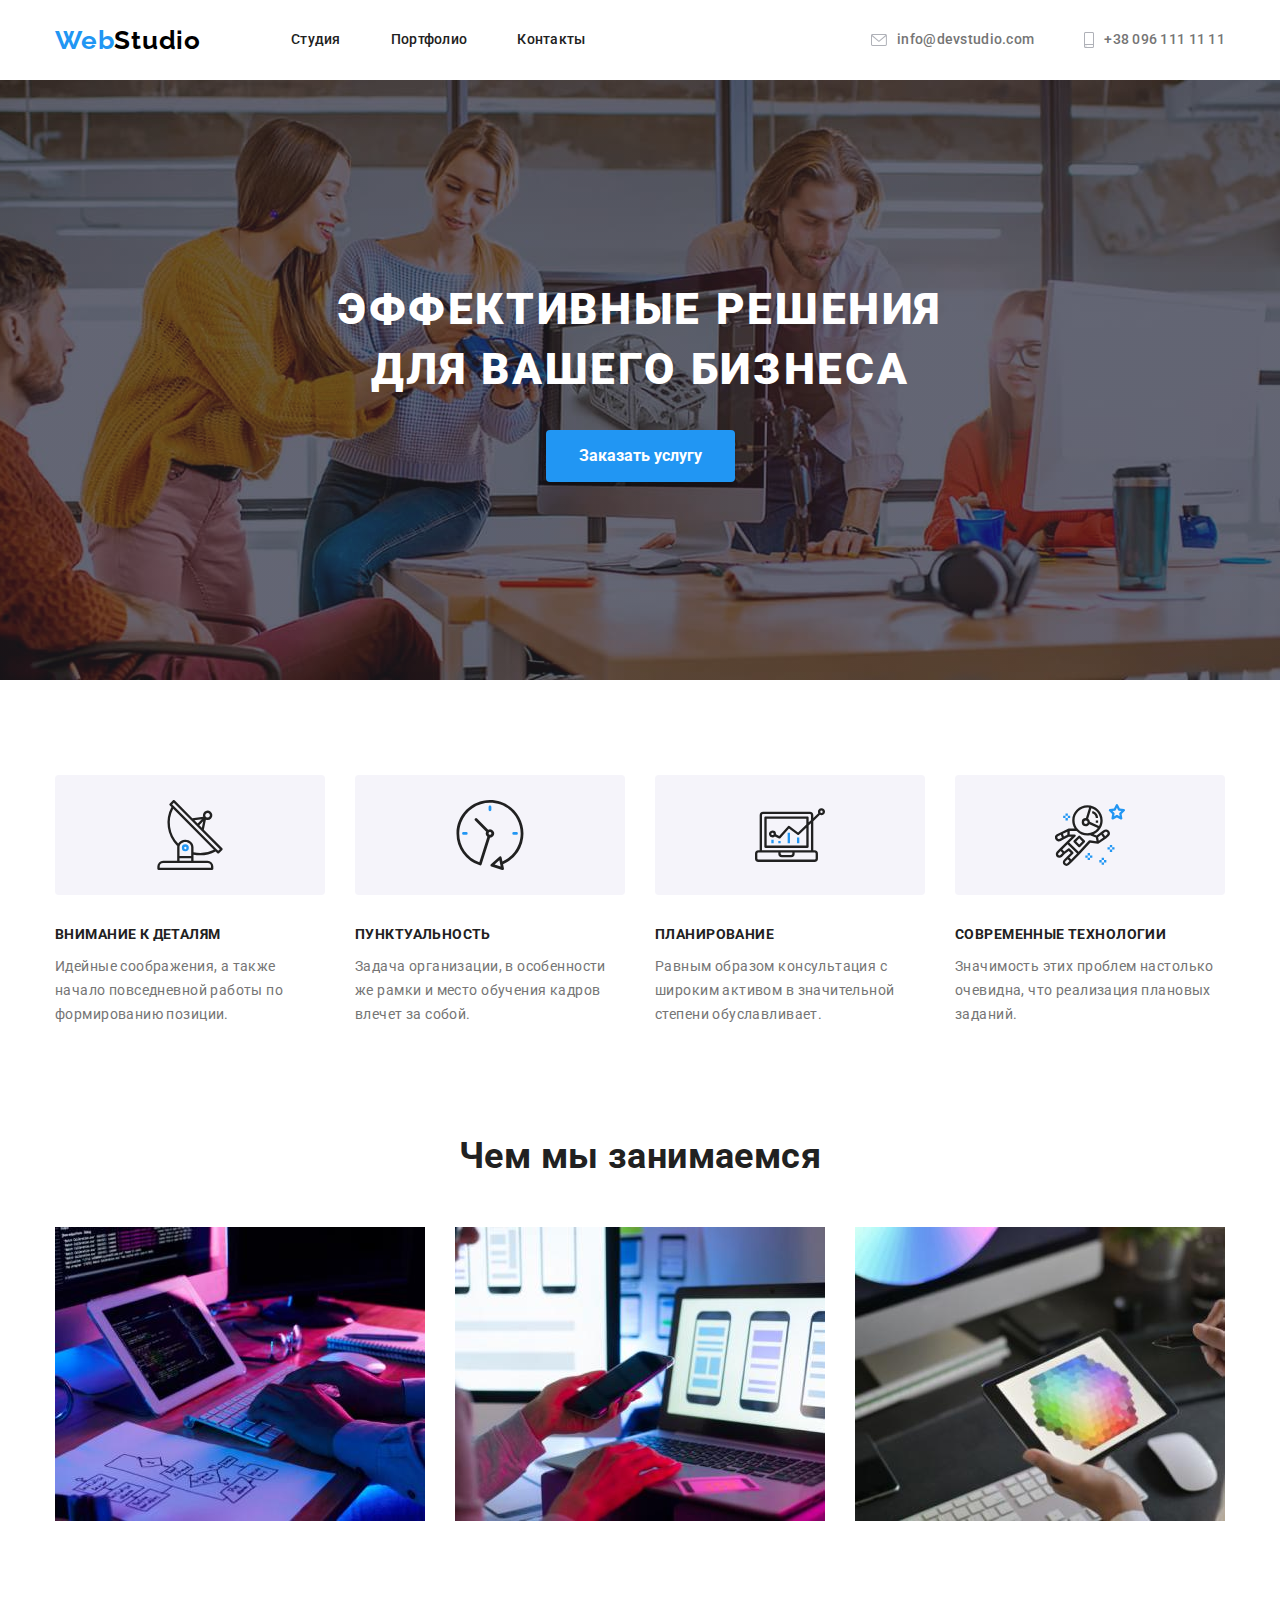
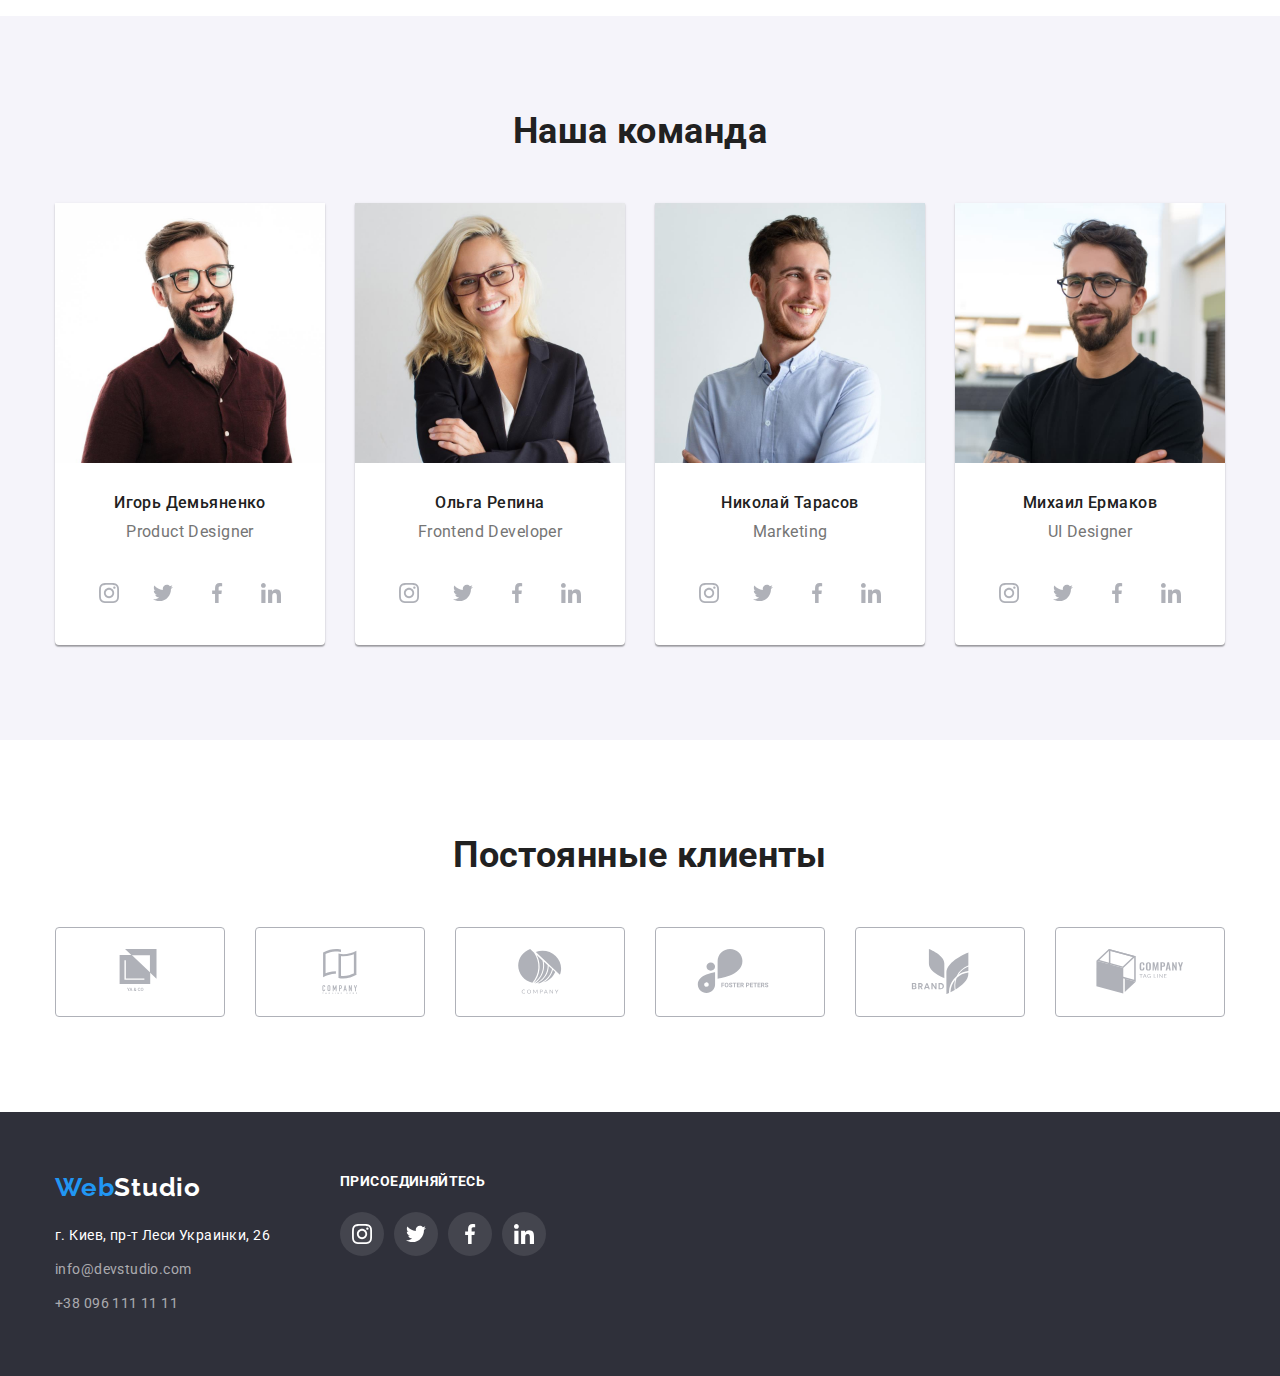
<file: index.html>
<!DOCTYPE html>
<html lang="ru">
  <head>
    <meta charset="UTF-8" />
    <meta name="viewport" content="width=device-width, initial-scale=1.0" />
    <title>WebStudio</title>
    <link
      href="https://fonts.googleapis.com/css2?family=Raleway:wght@700&family=Roboto:wght@400;500;700;900&display=swap"
      rel="stylesheet"
    />
    <link
      rel="stylesheet"
      href="https://cdnjs.cloudflare.com/ajax/libs/modern-normalize/1.0.0/modern-normalize.min.css"
    />
    <link rel="stylesheet" href="./CSS/style.css" />
  </head>
  <body>
    <!-- Шапка сайта -->
    <header class="header">
      <div class="container main-nav">
        <nav class="menu">
          <a href="./" class="link logo"><span>Web</span>Studio</a>
          <ul class="list">
            <li class="menu-item">
              <a href="./" class="link menu-item">Студия</a>
            </li>
            <li class="menu-item">
              <a href="./portfolio.html" class="link menu-item">Портфолио</a>
            </li>
            <li class="menu-item">
              <a href="#contacts" class="link menu-item">Контакты</a>
            </li>
          </ul>
        </nav>
        <ul class="list cont">
          <li class="cont-item">
            <a href="mailto:info@devstudio.com" class="link contacts-header">
              <svg class="envelope-svg">
                <use href="./image/logo/sprite.svg#envelope"></use>
              </svg>
              info@devstudio.com</a
            >
          </li>
          <li class="cont-item">
            <a href="tel:+380961111111" class="link contacts-header">
              <svg class="smartphone-svg">
                <use href="./image/logo/sprite.svg#smartphone"></use>
              </svg>
              +38 096 111 11 11</a
            >
          </li>
        </ul>
      </div>
    </header>

    <main>
      <!-- Герой -->
      <section class="dark-bg hero overlay">
        <div class="container-hero">
          <h1 class="page-title">Эффективные решения для вашего бизнеса</h1>
          <button class="btn" title="button">Заказать услугу</button>
        </div>
      </section>

      <!-- Наши преимущества -->
      <section class="section">
        <div class="container">
          <h2 class="visually-hidden">Наши преимущества</h2>
          <ul class="list grid">
            <li class="advantage-item">
              <h3 class="advantage-lable advantage-icon-1">
                Внимание к деталям
              </h3>
              <p>
                Идейные соображения, а также начало повседневной работы по
                формированию позиции.
              </p>
            </li>
            <li class="advantage-item advantage-icon-2">
              <h3 class="advantage-lable">Пунктуальность</h3>
              <p>
                Задача организации, в особенности же рамки и место обучения
                кадров влечет за собой.
              </p>
            </li>
            <li class="advantage-item advantage-icon-3">
              <h3 class="advantage-lable">Планирование</h3>
              <p>
                Равным образом консультация с широким активом в значительной
                степени обуславливает.
              </p>
            </li>
            <li class="advantage-item advantage-icon-4">
              <h3 class="advantage-lable">Современные технологии</h3>
              <p>
                Значимость этих проблем настолько очевидна, что реализация
                плановых заданий.
              </p>
            </li>
          </ul>
        </div>
      </section>

      <!-- Чем мы занимаемся -->
      <section class="section-example">
        <div class="container">
          <h2 class="section-title">Чем мы занимаемся</h2>
          <ul class="list grid">
            <li class="section-grid">
              <img
                src="./image/example-1.jpg"
                alt="Создание веб-сайта"
                width="370"
                height="294"
              />
            </li>
            <li class="section-grid">
              <img
                src="./image/example-2.jpg"
                alt="Создание мобильного приложения"
                width="370"
                height="294"
              />
            </li>
            <li class="section-grid">
              <img
                src="./image/example-3.jpg"
                alt="Графический дизайн"
                width="370"
                height="294"
              />
            </li>
          </ul>
        </div>
      </section>

      <!-- Наша команда -->
      <section class="gray-bg section">
        <div class="container">
          <h2 class="section-title">Наша команда</h2>
          <ul class="list grid">
            <li class="card-grid">
              <img
                src="./image/people-1.jpg"
                alt="Игорь Демьяненко"
                width="270"
                height="260"
              />
              <h3 class="team-member">Игорь Демьяненко</h3>
              <p class="team-job" lang="en">Product Designer</p>
              <ul class="list join-list social-icons">
                <li class="join-item social-icons-item">
                  <a
                    href="http://instagram.com"
                    target="_blank"
                    rel="noopener noreferer"
                    aria-label="Instagram"
                    class="link social-icons-link"
                  >
                    <svg class="social-icons-svg">
                      <use href="./image/logo/sprite.svg#instagram"></use>
                    </svg>
                  </a>
                </li>
                <li class="join-item social-icons-item">
                  <a
                    href="http://twitter.com"
                    target="_blank"
                    rel="noopener noreferer"
                    aria-label="Twitter"
                    class="link social-icons-link"
                  >
                    <svg class="social-icons-svg">
                      <use href="./image/logo/sprite.svg#twitter"></use>
                    </svg>
                  </a>
                </li>
                <li class="join-item social-icons-item">
                  <a
                    href="http://facebook.com"
                    target="_blank"
                    rel="noopener noreferer"
                    aria-label="Facebook"
                    class="link social-icons-link"
                  >
                    <svg class="social-icons-svg">
                      <use href="./image/logo/sprite.svg#facebook"></use>
                    </svg>
                  </a>
                </li>
                <li class="join-item social-icons-item">
                  <a
                    href="http://linkedin.com"
                    target="_blank"
                    rel="noopener noreferer"
                    aria-label="Linkedin"
                    class="link social-icons-link"
                  >
                    <svg class="social-icons-svg">
                      <use href="./image/logo/sprite.svg#linkedin"></use>
                    </svg>
                  </a>
                </li>
              </ul>
            </li>

            <li class="card-grid">
              <img
                src="./image/people-2.jpg"
                alt="Ольга Репина"
                width="270"
                height="260"
              />
              <h3 class="team-member">Ольга Репина</h3>
              <p class="team-job" lang="en">Frontend Developer</p>
              <ul class="list join-list social-icons">
                <li class="join-item social-icons-item">
                  <a
                    href="http://instagram.com"
                    target="_blank"
                    rel="noopener noreferer"
                    aria-label="Instagram"
                    class="link social-icons-link"
                  >
                    <svg class="social-icons-svg">
                      <use href="./image/logo/sprite.svg#instagram"></use>
                    </svg>
                  </a>
                </li>
                <li class="join-item social-icons-item">
                  <a
                    href="http://twitter.com"
                    target="_blank"
                    rel="noopener noreferer"
                    aria-label="Twitter"
                    class="link social-icons-link"
                  >
                    <svg class="social-icons-svg">
                      <use href="./image/logo/sprite.svg#twitter"></use>
                    </svg>
                  </a>
                </li>
                <li class="join-item social-icons-item">
                  <a
                    href="http://facebook.com"
                    target="_blank"
                    rel="noopener noreferer"
                    aria-label="Facebook"
                    class="link social-icons-link"
                  >
                    <svg class="social-icons-svg">
                      <use href="./image/logo/sprite.svg#facebook"></use>
                    </svg>
                  </a>
                </li>
                <li class="join-item social-icons-item">
                  <a
                    href="http://linkedin.com"
                    target="_blank"
                    rel="noopener noreferer"
                    aria-label="Linkedin"
                    class="link social-icons-link"
                  >
                    <svg class="social-icons-svg">
                      <use href="./image/logo/sprite.svg#linkedin"></use>
                    </svg>
                  </a>
                </li>
              </ul>
            </li>

            <li class="card-grid">
              <img
                src="./image/people-3.jpg"
                alt="Николай Тарасов"
                width="270"
                height="260"
              />
              <h3 class="team-member">Николай Тарасов</h3>
              <p class="team-job" lang="en">Marketing</p>
              <ul class="list join-list social-icons">
                <li class="join-item social-icons-item">
                  <a
                    href="http://instagram.com"
                    target="_blank"
                    rel="noopener noreferer"
                    aria-label="Instagram"
                    class="link social-icons-link"
                  >
                    <svg class="social-icons-svg">
                      <use href="./image/logo/sprite.svg#instagram"></use>
                    </svg>
                  </a>
                </li>
                <li class="join-item social-icons-item">
                  <a
                    href="http://twitter.com"
                    target="_blank"
                    rel="noopener noreferer"
                    aria-label="Twitter"
                    class="link social-icons-link"
                  >
                    <svg class="social-icons-svg">
                      <use href="./image/logo/sprite.svg#twitter"></use>
                    </svg>
                  </a>
                </li>
                <li class="join-item social-icons-item">
                  <a
                    href="http://facebook.com"
                    target="_blank"
                    rel="noopener noreferer"
                    aria-label="Facebook"
                    class="link social-icons-link"
                  >
                    <svg class="social-icons-svg">
                      <use href="./image/logo/sprite.svg#facebook"></use>
                    </svg>
                  </a>
                </li>
                <li class="join-item social-icons-item">
                  <a
                    href="http://linkedin.com"
                    target="_blank"
                    rel="noopener noreferer"
                    aria-label="Linkedin"
                    class="link social-icons-link"
                  >
                    <svg class="social-icons-svg">
                      <use href="./image/logo/sprite.svg#linkedin"></use>
                    </svg>
                  </a>
                </li>
              </ul>
            </li>

            <li class="card-grid">
              <img
                src="./image/people-4.jpg"
                alt="Михаил Ермаков"
                width="270"
                height="260"
              />
              <h3 class="team-member">Михаил Ермаков</h3>
              <p class="team-job" lang="en">UI Designer</p>
              <ul class="list join-list social-icons">
                <li class="join-item social-icons-item">
                  <a
                    href="http://instagram.com"
                    target="_blank"
                    rel="noopener noreferer"
                    aria-label="Instagram"
                    class="link social-icons-link"
                  >
                    <svg class="social-icons-svg">
                      <use href="./image/logo/sprite.svg#instagram"></use>
                    </svg>
                  </a>
                </li>
                <li class="join-item social-icons-item">
                  <a
                    href="http://twitter.com"
                    target="_blank"
                    rel="noopener noreferer"
                    aria-label="Twitter"
                    class="link social-icons-link"
                  >
                    <svg class="social-icons-svg">
                      <use href="./image/logo/sprite.svg#twitter"></use>
                    </svg>
                  </a>
                </li>
                <li class="join-item social-icons-item">
                  <a
                    href="http://facebook.com"
                    target="_blank"
                    rel="noopener noreferer"
                    aria-label="Facebook"
                    class="link social-icons-link"
                  >
                    <svg class="social-icons-svg">
                      <use href="./image/logo/sprite.svg#facebook"></use>
                    </svg>
                  </a>
                </li>
                <li class="join-item social-icons-item">
                  <a
                    href="http://linkedin.com"
                    target="_blank"
                    rel="noopener noreferer"
                    aria-label="Linkedin"
                    class="link social-icons-link"
                  >
                    <svg class="social-icons-svg">
                      <use href="./image/logo/sprite.svg#linkedin"></use>
                    </svg>
                  </a>
                </li>
              </ul>
            </li>
          </ul>
        </div>
      </section>

      <!-- Постоянные клиенты -->
      <section class="section">
        <div class="container">
          <h2 class="section-title">Постоянные клиенты</h2>
          <ul class="list grid">
            <li class="clients-grid">
              <a href="" class="link clients-link">
                <svg class="clients-icons-svg">
                  <use href="./image/logo/sprite.svg#logo1"></use>
                </svg>
              </a>
            </li>
            <li class="clients-grid">
              <a href="" class="link clients-link">
                <svg class="clients-icons-svg">
                  <use href="./image/logo/sprite.svg#logo2"></use>
                </svg>
              </a>
            </li>
            <li class="clients-grid">
              <a href="" class="link clients-link">
                <svg class="clients-icons-svg">
                  <use href="./image/logo/sprite.svg#logo3"></use>
                </svg>
              </a>
            </li>
            <li class="clients-grid">
              <a href="" class="link clients-link">
                <svg class="clients-icons-svg">
                  <use href="./image/logo/sprite.svg#logo4"></use>
                </svg>
              </a>
            </li>
            <li class="clients-grid">
              <a href="" class="link clients-link">
                <svg class="clients-icons-svg">
                  <use href="./image/logo/sprite.svg#logo5"></use>
                </svg>
              </a>
            </li>
            <li class="clients-grid">
              <a href="" class="link clients-link">
                <svg class="clients-icons-svg">
                  <use href="./image/logo/sprite.svg#logo6"></use>
                </svg>
              </a>
            </li>
          </ul>
        </div>
      </section>
    </main>

    <!-- Подвал -->
    <footer id="contacts" class="dark-bg footer">
      <div class="container">
        <div>
          <a href="./" class="link logo"><span>Web</span>Studio</a>
          <address class="address">
            <ul class="list">
              <li class="list-item">
                <a
                  href="https://goo.gl/maps/w2ugVJ74QkEnHLpy7"
                  class="link contacts-adress"
                  >г. Киев, пр-т Леси Украинки, 26</a
                >
              </li>
              <li class="list-item">
                <a href="mailto:info@devstudio.com" class="link contacts-item"
                  >info@devstudio.com</a
                >
              </li>
              <li class="list-item">
                <a href="tel:+380961111111" class="link contacts-item"
                  >+38 096 111 11 11</a
                >
              </li>
            </ul>
          </address>
        </div>
        <div class="join">
          <p class="advantage-lable">присоединяйтесь</p>
          <ul class="list join-list social-icons">
            <li class="join-item social-icons-item">
              <a
                href="http://instagram.com"
                target="_blank"
                rel="noopener noreferer"
                aria-label="Instagram"
                class="link social-icons-link"
              >
                <svg class="social-icons-svg">
                  <use href="./image/logo/sprite.svg#instagram"></use>
                </svg>
              </a>
            </li>
            <li class="join-item social-icons-item">
              <a
                href="http://twitter.com"
                target="_blank"
                rel="noopener noreferer"
                aria-label="Twitter"
                class="link social-icons-link"
              >
                <svg class="social-icons-svg">
                  <use href="./image/logo/sprite.svg#twitter"></use>
                </svg>
              </a>
            </li>
            <li class="join-item social-icons-item">
              <a
                href="http://facebook.com"
                target="_blank"
                rel="noopener noreferer"
                aria-label="Facebook"
                class="link social-icons-link"
              >
                <svg class="social-icons-svg">
                  <use href="./image/logo/sprite.svg#facebook"></use>
                </svg>
              </a>
            </li>
            <li class="join-item social-icons-item">
              <a
                href="http://linkedin.com"
                target="_blank"
                rel="noopener noreferer"
                aria-label="Linkedin"
                class="link social-icons-link"
              >
                <svg class="social-icons-svg">
                  <use href="./image/logo/sprite.svg#linkedin"></use>
                </svg>
              </a>
            </li>
          </ul>
        </div>
      </div>
    </footer>
  </body>
</html>
</file>
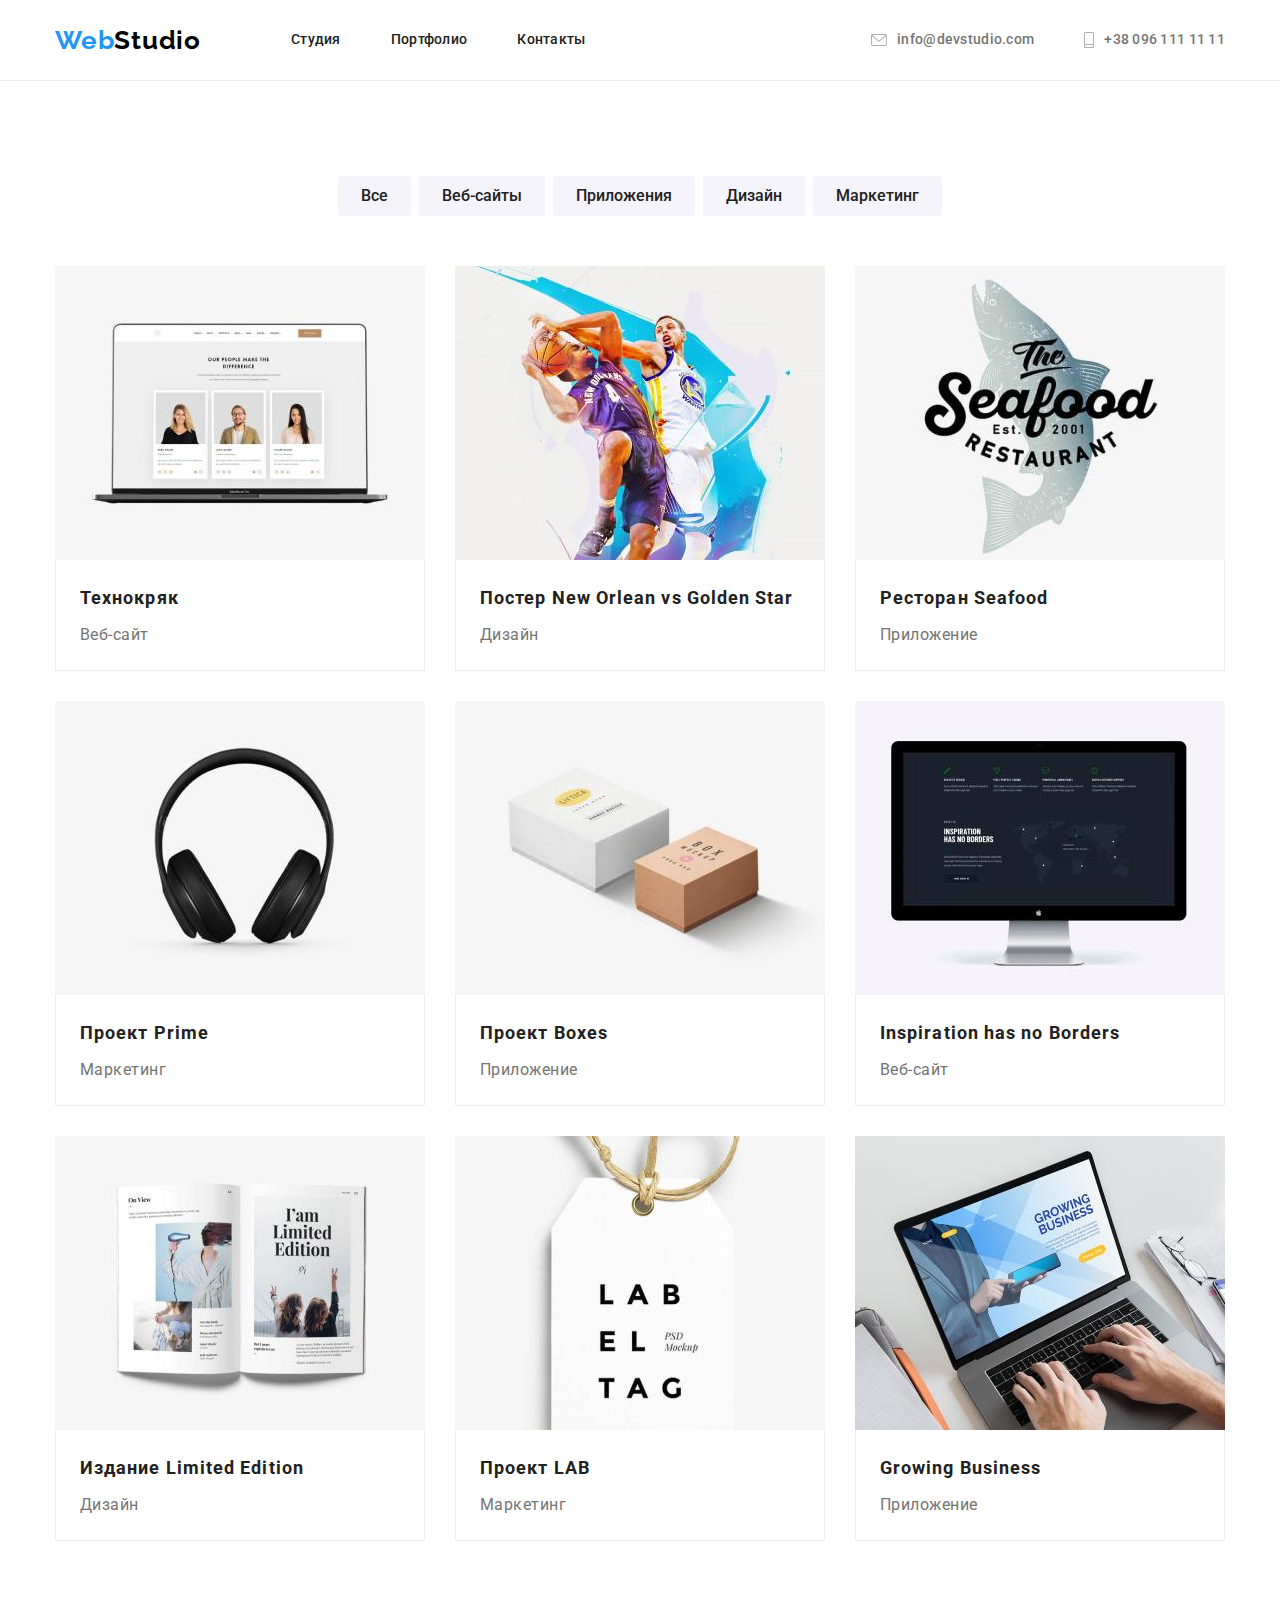
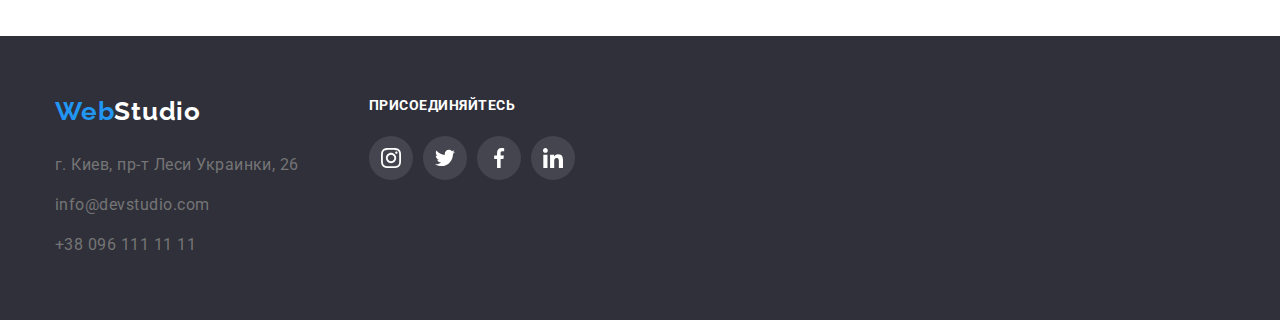
<file: portfolio.html>
<!DOCTYPE html>
<html lang="ru">
  <head>
    <meta charset="UTF-8" />
    <meta name="viewport" content="width=device-width, initial-scale=1.0" />
    <title>Портфолио</title>
    <link
      href="https://fonts.googleapis.com/css2?family=Raleway:wght@700&family=Roboto:wght@400;500;700;900&display=swap"
      rel="stylesheet"
    />
    <link
      rel="stylesheet"
      href="https://cdnjs.cloudflare.com/ajax/libs/modern-normalize/1.0.0/modern-normalize.min.css"
    />
    <link rel="stylesheet" href="./CSS/style-portfolio.css" />
  </head>
  <body>
    <!-- Шапка сайта -->
    <header class="header">
      <div class="container main-nav">
        <nav class="menu">
          <a href="./" class="link logo"><span>Web</span>Studio</a>
          <ul class="list">
            <li class="menu-item">
              <a href="./" class="link menu-item">Студия</a>
            </li>
            <li class="menu-item">
              <a href="./portfolio.html" class="link menu-item">Портфолио</a>
            </li>
            <li class="menu-item">
              <a href="#contacts" class="link menu-item">Контакты</a>
            </li>
          </ul>
        </nav>
        <ul class="list cont">
          <li class="cont-item">
            <a href="mailto:info@devstudio.com" class="link contacts-header">
              <svg class="envelope-svg">
                <use href="./image/logo/sprite.svg#envelope"></use>
              </svg>
              info@devstudio.com</a
            >
          </li>
          <li class="cont-item">
            <a href="tel:+380961111111" class="link contacts-header">
              <svg class="smartphone-svg">
                <use href="./image/logo/sprite.svg#smartphone"></use>
              </svg>
              +38 096 111 11 11</a
            >
          </li>
        </ul>
      </div>
    </header>

    <main>
      <!-- Примеры работ -->
      <section class="section">
        <div class="container">
          <h1 class="visually-hidden">Примеры работ</h1>
          <ul class="list filter">
            <li class="filter-tem">
              <button class="btn" title="button">Все</button>
            </li>
            <li class="filter-tem">
              <button class="btn" title="button">Веб-сайты</button>
            </li>
            <li class="filter-tem">
              <button class="btn" title="button">Приложения</button>
            </li>
            <li class="filter-tem">
              <button class="btn" title="button">Дизайн</button>
            </li>
            <li class="filter-tem">
              <button class="btn" title="button">Маркетинг</button>
            </li>
          </ul>
        </div>
        <div class="container">
          <ul class="list grid">
            <li class="grid-item">
              <img
                src="./image/projects-1.jpg"
                alt="Страница веб-сайта"
                width="370"
                height="294"
              />
              <div class="description">
                <h2 class="section-lable">Технокряк</h2>
                <p>Веб-сайт</p>
              </div>
            </li>
            <li class="grid-item">
              <img
                src="./image/projects-2.jpg"
                alt="Постер"
                width="370"
                height="294"
              />
              <div class="description">
                <h2 class="section-lable">
                  Постер <span lang="en">New Orlean vs Golden Star</span>
                </h2>
                <p>Дизайн</p>
              </div>
            </li>
            <li class="grid-item">
              <img
                src="./image/projects-3.jpg"
                alt="Логотип ресторана"
                width="370"
                height="294"
              />
              <div class="description">
                <h2 class="section-lable">
                  Ресторан <span lang="en"> Seafood</span>
                </h2>
                <p>Приложение</p>
              </div>
            </li>
            <li class="grid-item">
              <img
                src="./image/projects-4.jpg"
                alt="Наушники"
                width="370"
                height="294"
              />
              <div class="description">
                <h2 class="section-lable">
                  Проект <span lang="en">Prime</span>
                </h2>
                <p>Маркетинг</p>
              </div>
            </li>
            <li class="grid-item">
              <img
                src="./image/projects-5.jpg"
                alt="Две коробки"
                width="370"
                height="294"
              />
              <div class="description">
                <h2 class="section-lable">
                  Проект <span lang="en">Boxes</span>
                </h2>
                <p>Приложение</p>
              </div>
            </li>
            <li class="grid-item">
              <img
                src="./image/projects-6.jpg"
                alt="Страница веб-сайта"
                width="370"
                height="294"
              />
              <div class="description">
                <h2 class="section-lable" lang="en">
                  Inspiration has no Borders
                </h2>
                <p>Веб-сайт</p>
              </div>
            </li>
            <li class="grid-item">
              <img
                src="./image/projects-7.jpg"
                alt="Книга"
                width="370"
                height="294"
              />
              <div class="description">
                <h2 class="section-lable">
                  Издание <span lang="en">Limited Edition</span>
                </h2>
                <p>Дизайн</p>
              </div>
            </li>
            <li class="grid-item">
              <img
                src="./image/projects-8.jpg"
                alt="Бирка"
                width="370"
                height="294"
              />
              <div class="description">
                <h2 class="section-lable">Проект <span lang="en">LAB</span></h2>
                <p>Маркетинг</p>
              </div>
            </li>
            <li class="grid-item">
              <img
                src="./image/projects-9.jpg"
                alt="Логотип приложения"
                width="370"
                height="294"
              />
              <div class="description">
                <h2 class="section-lable" lang="en">Growing Business</h2>
                <p>Приложение</p>
              </div>
            </li>
          </ul>
        </div>
      </section>
    </main>

    <!-- Подвал -->
    <footer id="contacts" class="dark-bg footer">
      <div class="container">
        <div>
          <a href="./" class="link logo"><span>Web</span>Studio</a>
          <address class="address">
            <ul class="list">
              <li class="list-item">
                <a
                  href="https://goo.gl/maps/w2ugVJ74QkEnHLpy7"
                  class="link contacts-adress"
                  >г. Киев, пр-т Леси Украинки, 26</a
                >
              </li>
              <li class="list-item">
                <a href="mailto:info@devstudio.com" class="link contacts-item"
                  >info@devstudio.com</a
                >
              </li>
              <li class="list-item">
                <a href="tel:+380961111111" class="link contacts-item"
                  >+38 096 111 11 11</a
                >
              </li>
            </ul>
          </address>
        </div>
        <div class="join">
          <p class="advantage-lable">присоединяйтесь</p>
          <ul class="list join-list social-icons">
            <li class="join-item social-icons-item">
              <a
                href="http://instagram.com"
                target="_blank"
                rel="noopener noreferer"
                aria-label="Instagram"
                class="link social-icons-link"
              >
                <svg class="social-icons-svg">
                  <use href="./image/logo/sprite.svg#instagram"></use>
                </svg>
              </a>
            </li>
            <li class="join-item social-icons-item">
              <a
                href="http://twitter.com"
                target="_blank"
                rel="noopener noreferer"
                aria-label="Twitter"
                class="link social-icons-link"
              >
                <svg class="social-icons-svg">
                  <use href="./image/logo/sprite.svg#twitter"></use>
                </svg>
              </a>
            </li>
            <li class="join-item social-icons-item">
              <a
                href="http://facebook.com"
                target="_blank"
                rel="noopener noreferer"
                aria-label="Facebook"
                class="link social-icons-link"
              >
                <svg class="social-icons-svg">
                  <use href="./image/logo/sprite.svg#facebook"></use>
                </svg>
              </a>
            </li>
            <li class="join-item social-icons-item">
              <a
                href="http://linkedin.com"
                target="_blank"
                rel="noopener noreferer"
                aria-label="Linkedin"
                class="link social-icons-link"
              >
                <svg class="social-icons-svg">
                  <use href="./image/logo/sprite.svg#linkedin"></use>
                </svg>
              </a>
            </li>
          </ul>
        </div>
      </div>
    </footer>
  </body>
</html>
</file>
<file: CSS/style.css>
:root {
  --main-text-cl: #757575;
  --accent-cl: #2196f3;
  --black: #212121;
  --white: #ffffff;
  --bg-gray: #f5f4fa;
  --bg-dark: #2f303a;
  --icon: #afb1b8;
}

html {
  box-sizing: border-box;
}

*,
*::before,
*::after {
  box-sizing: inherit;
}

h1,
h2,
h3 {
  margin-top: 0;
  margin-bottom: 0;
}

p {
  margin-top: 0;
}

body {
  font-family: "Roboto", sans-serif;
  font-weight: 400;
  font-size: 14px;
  line-height: 1.71;
  letter-spacing: 0.03em;
  color: var(--main-text-cl);
  background-color: var(--white);
}

address {
  font-style: normal;
}

img {
  display: block;
}

/* Задает фон */
.gray-bg {
  background-color: var(--bg-gray);
}

.dark-bg {
  background-color: var(--bg-dark);
}

/* Основые свойства ссылок */
.link {
  color: inherit;
  text-decoration: none;
}

.link:hover,
.link:focus {
  color: var(--accent-cl);
}

.list {
  list-style: none;
  padding: 0;
  margin: 0;
}

.container {
  margin-left: auto;
  margin-right: auto;
  width: 1200px;
  padding-right: 15px;
  padding-left: 15px;
  /* outline: 2px solid teal; */
}

/* Шапка сайта */
.main-nav {
  display: flex;
  align-items: center;
}

.menu {
  display: flex;
  align-items: center;
}

.menu .list {
  display: flex;
}

.logo {
  font-family: "Raleway", sans-serif;
  font-weight: 700;
  font-size: 26px;
  line-height: 1.19;
  letter-spacing: 0.03em;
  color: #000000;
}

.logo > span {
  color: var(--accent-cl);
}

.header .logo {
  margin-right: 90px;
}

.menu-item {
  font-weight: 500;
  font-size: 14px;
  line-height: 1.14;
  letter-spacing: 0.02em;
  color: var(--black);
}

.menu-item:not(:last-child) {
  margin-right: 50px;
}

.menu-item .link {
  display: block;
  /* Паддинги добавлены для большей области действия хувера */
  padding-top: 32px;
  padding-bottom: 32px;
}

.cont {
  display: flex;
  margin-left: auto;
}

.contacts-header {
  display: flex;
  align-items: center;
  /* Паддинги добавлены для большей области действия хувера */
  padding-top: 32px;
  padding-bottom: 32px;

  font-weight: 500;
  font-size: 14px;
  line-height: 1.14;
  letter-spacing: 0.02em;
}

.cont-item:not(:last-child) {
  margin-right: 50px;
}

.envelope-svg {
  height: 12px;
  width: 16px;
  margin-right: 10px;
  fill: var(--icon);
}

.smartphone-svg {
  height: 16px;
  width: 10px;
  margin-right: 10px;
  fill: var(--icon);
}

.contacts-header:hover,
.contacts-header:focus {
  border-color: var(--accent-cl);
}

.contacts-header:hover .envelope-svg,
.contacts-header:focus .envelope-svg {
  fill: var(--accent-cl);
}

.contacts-header:hover .smartphone-svg,
.contacts-header:focus .smartphone-svg {
  fill: var(--accent-cl);
}

/* Герой */

.container-hero {
  width: 696px;
  margin-left: auto;
  margin-right: auto;
}

.hero {
  text-align: center;
  padding-top: 200px;
}

.overlay {
  height: 600px;
  margin-left: auto;
  margin-right: auto;
  background-image: linear-gradient(
      to right,
      rgba(47, 48, 58, 0.4),
      rgba(47, 48, 58, 0.4)
    ),
    url("../image/hero.jpg");
  background-repeat: no-repeat;
  background-size: cover;
  background-position: center;
}

.page-title {
  font-weight: 900;
  font-size: 44px;
  line-height: 1.36;
  letter-spacing: 0.06em;
  text-transform: uppercase;
  color: var(--white);
}

.btn {
  display: inline-block;
  border: 1px solid transparent;
  margin-top: 30px;
  margin-bottom: 200px;

  box-shadow: 0px 4px 4px rgba(0, 0, 0, 0.15);
  border-radius: 4px;
  padding-top: 10px;
  padding-bottom: 10px;
  padding-left: 32px;
  padding-right: 32px;

  font-family: "Roboto", sans-serif;
  font-weight: 700;
  font-size: 16px;
  line-height: 1.87;
  color: var(--white);
  background-color: var(--accent-cl);
}

/* Наши преимущества */
.section {
  padding-top: 95px;
  padding-bottom: 95px;
}

.visually-hidden {
  position: absolute !important;
  clip: rect(1px 1px 1px 1px);
  clip: rect(1px, 1px, 1px, 1px);
  padding: 0 !important;
  border: 0 !important;
  height: 1px !important;
  width: 1px !important;
  overflow: hidden;
}

.grid {
  display: flex;
  flex-wrap: wrap;
  margin-right: -30px;
}

.advantage-item {
  margin-right: 30px;
  flex-basis: calc(100% / 4 - 30px);
}

.advantage-lable {
  margin-bottom: 10px;

  font-weight: 700;
  font-size: 14px;
  line-height: 1.42;
  text-transform: uppercase;
  color: var(--black);
}

.advantage-icon-1::before {
  display: flex;
  content: "";
  height: 120px;
  width: 270px;
  margin-bottom: 30px;

  background: #f5f4fa;
  border-radius: 4px;
  background-image: url("../image/logo/antenna.svg");
  background-size: 70px;
  background-repeat: no-repeat;
  background-position: center;
}

.advantage-icon-2::before {
  display: flex;
  content: "";
  height: 120px;
  width: 270px;
  margin-bottom: 30px;

  background: #f5f4fa;
  border-radius: 4px;
  background-image: url("../image/logo/clock.svg");
  background-size: 70px;
  background-repeat: no-repeat;
  background-position: center;
}
.advantage-icon-3::before {
  display: flex;
  content: "";
  height: 120px;
  width: 270px;
  margin-bottom: 30px;

  background: #f5f4fa;
  border-radius: 4px;
  background-image: url("../image/logo/diagram.svg");
  background-size: 70px;
  background-repeat: no-repeat;
  background-position: center;
}
.advantage-icon-4::before {
  display: flex;
  content: "";
  height: 120px;
  width: 270px;
  margin-bottom: 30px;

  background: #f5f4fa;
  border-radius: 4px;
  background-image: url("../image/logo/astronaut.svg");
  background-size: 70px;
  background-repeat: no-repeat;
  background-position: center;
}

/* Чем мы занимаемся */
.section-example {
  padding-bottom: 95px;
}

.section-title {
  margin-bottom: 50px;

  font-weight: 700;
  font-size: 36px;
  line-height: 1.16;
  text-align: center;
  color: var(--black);
}

.section-grid {
  margin-right: 30px;
  flex-basis: calc(100% / 3 - 30px);
}

/* Наша команда */

.card-grid {
  margin-right: 30px;
  flex-basis: calc(100% / 4 - 30px);

  text-align: center;
  box-shadow: 0px 1px 3px rgba(0, 0, 0, 0.12), 0px 1px 1px rgba(0, 0, 0, 0.14),
    0px 2px 1px rgba(0, 0, 0, 0.2);
  border-radius: 0px 0px 4px 4px;
  background: var(--white);
}

.team-member {
  margin-top: 30px;
  margin-bottom: 10px;

  font-weight: 500;
  font-size: 16px;
  line-height: 1.187;
  color: var(--black);
}

.team-job {
  margin-bottom: 30px;

  font-weight: 400;
  font-size: 16px;
  line-height: 1.187;
}

.join-list {
  display: flex;
  justify-content: center;
}

.join-list .join-item {
  margin-bottom: 30px;
}

.join-item:not(:last-child) {
  margin-right: 10px;
}

.social-icons {
  display: flex;
}

.social-icons-link {
  display: flex;
  justify-content: center;
  align-items: center;
  width: 44px;
  height: 44px;

  background-color: var(--white);
  border-radius: 50%;
}

.social-icons-svg {
  width: 20px;
  height: 20px;
  fill: var(--icon);
}

.social-icons-link:hover,
.social-icons-link:focus {
  background-color: var(--accent-cl);
}

.social-icons-link:hover .social-icons-svg,
.social-icons-link:focus .social-icons-svg {
  fill: var(--white);
}

/* Постоянные клиенты */

.clients-grid {
  margin-right: 30px;
  flex-basis: calc(100% / 6 - 30px);
}

.clients-link {
  display: flex;
  justify-content: center;
  align-items: center;

  width: 170px;
  height: 90px;
  text-align: center;
  border: 1px solid var(--icon);
  border-radius: 4px;
}

.clients-icons-svg {
  height: 45px;
  fill: var(--icon);
}

.clients-link:hover,
.clients-link:focus {
  border-color: var(--accent-cl);
}

.clients-link:hover .clients-icons-svg,
.clients-link:focus .clients-icons-svg {
  fill: var(--accent-cl);
}

/* Подвал */

.dark-bg .logo {
  color: var(--white);
}

.dark-bg .advantage-lable {
  color: var(--white);
  margin-bottom: 20px;
}

.footer {
  padding-top: 60px;
  padding-bottom: 60px;
}

.footer .container {
  display: flex;
}

.footer .address {
  margin-top: 20px;
}

.contacts-adress {
  font-weight: 400;
  font-size: 14px;
  line-height: 1.71;
  color: var(--white);
}

.contacts-item {
  font-weight: 400;
  font-size: 14px;
  line-height: 1.71;
  color: rgba(255, 255, 255, 0.6);
}

.list-item:not(:last-child) {
  margin-bottom: 10px;
}

.join {
  margin-left: 70px;
}

.footer .social-icons-link {
  background-color: rgba(255, 255, 255, 0.1);
}

.footer .social-icons-svg {
  fill: var(--white);
}

.social-icons-link:hover,
.social-icons-link:focus {
  background-color: var(--accent-cl);
}
</file>
<file: CSS/style-portfolio.css>
:root {
  --main-text-cl: #757575;
  --accent-cl: #2196f3;
  --black: #212121;
  --white: #ffffff;
  --gray: #f5f4fa;
  --bg-dark: #2f303a;
  --icon: #afb1b8;
}

html {
  box-sizing: border-box;
}

*,
*::before,
*::after {
  box-sizing: inherit;
}

h1,
h2,
h3,
p {
  margin-top: 0;
  margin-bottom: 0;
}

body {
  font-family: "Roboto", sans-serif;
  font-weight: 400;
  font-size: 16px;
  line-height: 1.875;
  letter-spacing: 0.03em;
  color: var(--main-text-cl);
}

address {
  font-style: normal;
}

img {
  display: block;
}

/* Задает фон */
.white-bg {
  background-color: var(--white);
}

.dark-bg {
  background-color: var(--bg-dark);
}

/* Основые свойства ссылок */
.link {
  color: inherit;
  text-decoration: none;
}

.link:hover,
.link:focus {
  color: var(--accent-cl);
}

.list {
  list-style: none;
  padding: 0;
  margin: 0;
}

.container {
  margin-left: auto;
  margin-right: auto;
  width: 1200px;
  padding-right: 15px;
  padding-left: 15px;
  /* outline: 2px solid teal; */
}

/* Header */
.header {
  border-bottom: 1px solid #ececec;
}

.main-nav {
  display: flex;
  align-items: center;
}

.menu {
  display: flex;
  align-items: center;
}

.menu .list {
  display: flex;
}

.logo {
  font-family: "Raleway", sans-serif;
  font-weight: 700;
  font-size: 26px;
  line-height: 1.19;
  letter-spacing: 0.03em;
  color: #000000;
}

.logo > span {
  color: var(--accent-cl);
}

.header .logo {
  margin-right: 90px;
}

.menu-item {
  font-weight: 500;
  font-size: 14px;
  line-height: 1.14;
  letter-spacing: 0.02em;
  color: var(--black);
}

.menu-item:not(:last-child) {
  margin-right: 50px;
}

.menu-item .link {
  display: block;
  /* Паддинги добавлены для большей области действия хувера */
  padding-top: 32px;
  padding-bottom: 32px;
}

.cont {
  display: flex;
  margin-left: auto;
}

.contacts-header {
  display: flex;
  align-items: center;
  /* Паддинги добавлены для большей области действия хувера */
  padding-top: 32px;
  padding-bottom: 32px;

  font-weight: 500;
  font-size: 14px;
  line-height: 1.14;
  letter-spacing: 0.02em;
}

.cont-item:not(:last-child) {
  margin-right: 50px;
}

.envelope-svg {
  height: 12px;
  width: 16px;
  margin-right: 10px;
  fill: var(--icon);
}

.smartphone-svg {
  height: 16px;
  width: 10px;
  margin-right: 10px;
  fill: var(--icon);
}

.contacts-header:hover,
.contacts-header:focus {
  border-color: var(--accent-cl);
}

.contacts-header:hover .envelope-svg,
.contacts-header:focus .envelope-svg {
  fill: var(--accent-cl);
}

.contacts-header:hover .smartphone-svg,
.contacts-header:focus .smartphone-svg {
  fill: var(--accent-cl);
}

/* Примеры работ */

.section {
  padding-top: 95px;
  padding-bottom: 95px;
}

.visually-hidden {
  position: absolute !important;
  clip: rect(1px 1px 1px 1px);
  clip: rect(1px, 1px, 1px, 1px);
  padding: 0 !important;
  border: 0 !important;
  height: 1px !important;
  width: 1px !important;
  overflow: hidden;
}

.btn {
  display: inline-block;
  padding: 6px 22px;

  border: 1px solid transparent;
  border-radius: 4px;

  font-family: "Roboto", sans-serif;
  font-weight: 500;
  font-size: 16px;
  line-height: 1.62;
  text-align: center;
  color: var(--black);
  background-color: var(--gray);
}

.btn:hover,
.btn:focus {
  color: var(--white);
  background-color: var(--accent-cl);
}

.filter {
  display: flex;
  justify-content: center;

  margin-bottom: 50px;
}

.filter-tem:not(:last-child) {
  margin-right: 8px;
}

.description {
  padding-top: 20px;
  padding-bottom: 20px;
  padding-right: 24px;
  padding-left: 24px;
  border-left: 1px solid #eeeeee;
  border-right: 1px solid #eeeeee;
  border-bottom: 1px solid #eeeeee;
}

.section-lable {
  margin-bottom: 4px;

  font-weight: 700;
  font-size: 18px;
  line-height: 2;
  letter-spacing: 0.06em;
  color: var(--black);
}

.grid {
  display: flex;
  flex-wrap: wrap;
  margin-right: -30px;
}

.grid-item {
  margin-right: 30px;
  flex-basis: calc(100% / 3 - 30px);
  background: var(--white);
}

.grid-item:not(:nth-last-child(-n + 3)) {
  margin-bottom: 30px;
}

.grid-item:hover {
  box-shadow: 0px 1px 1px rgba(0, 0, 0, 0.12), 0px 4px 4px rgba(0, 0, 0, 0.06),
    1px 4px 6px rgba(0, 0, 0, 0.16);
}

/* Подвал */
.dark-bg .logo {
  color: var(--white);
}

.footer {
  padding-top: 60px;
  padding-bottom: 60px;
}

.footer .container {
  display: flex;
}

.footer .address {
  margin-top: 20px;
}

.advantage-lable {
  margin-bottom: 20px;

  font-weight: 700;
  font-size: 14px;
  line-height: 1.42;
  text-transform: uppercase;
  color: var(--white);
}

.list-item:not(:last-child) {
  margin-bottom: 10px;
}

.join {
  margin-left: 70px;
}

.join-list {
  display: flex;
  justify-content: center;
}

.join-list .join-item {
  margin-bottom: 30px;
}

.join-item:not(:last-child) {
  margin-right: 10px;
}

.social-icons-link {
  display: flex;
  justify-content: center;
  align-items: center;
  width: 44px;
  height: 44px;

  background-color: rgba(255, 255, 255, 0.1);
  border-radius: 50%;
}

.social-icons-svg {
  width: 20px;
  height: 20px;
  fill: var(--white);
}

.social-icons-link:hover,
.social-icons-link:focus {
  background-color: var(--accent-cl);
}
</file>
